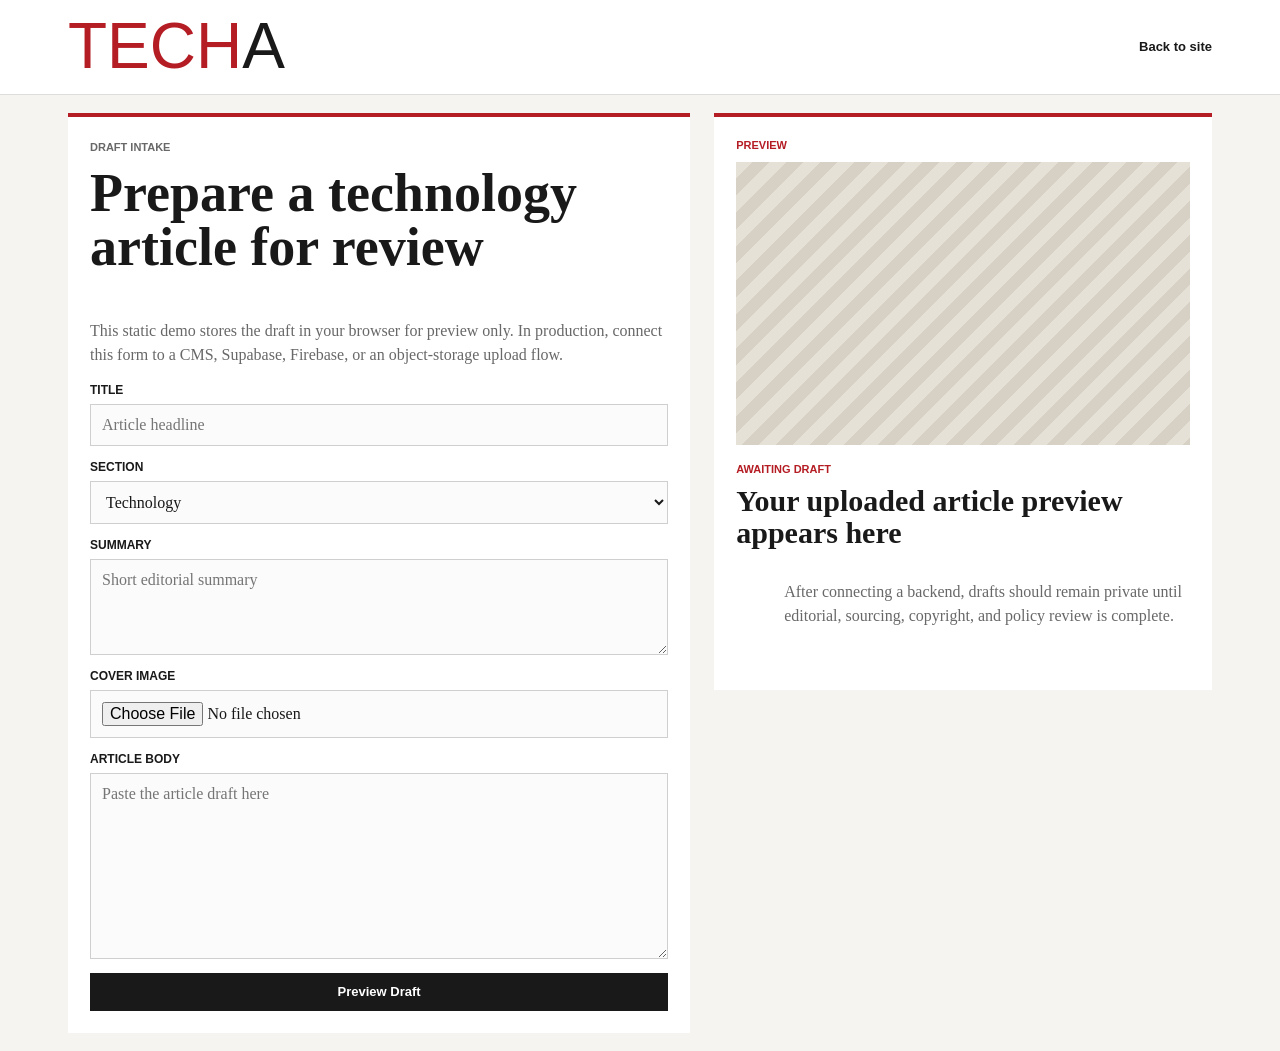
<file: admin.html>
<!doctype html>
<html lang="en">
  <head>
    <meta charset="utf-8" />
    <meta name="viewport" content="width=device-width, initial-scale=1" />
    <title>Draft Upload - Tech A</title>
    <!-- Google tag (gtag.js) -->
    <script async src="https://www.googletagmanager.com/gtag/js?id=G-KLRVYZLVB2"></script>
    <script>
      window.dataLayer = window.dataLayer || [];
      function gtag(){dataLayer.push(arguments);}
      gtag("js", new Date());
      gtag("config", "G-KLRVYZLVB2");
    </script>
    <link rel="stylesheet" href="./styles.css" />
  </head>
  <body>
    <header class="site-header simple">
      <div class="brand-row">
        <a class="brand" href="./index.html"><span>Tech</span>A</a>
        <a class="back-link" href="./index.html">Back to site</a>
      </div>
    </header>

    <main class="admin-shell">
      <section class="editor-panel">
        <div>
          <p class="eyebrow">Draft intake</p>
          <h1>Prepare a technology article for review</h1>
          <p>
            This static demo stores the draft in your browser for preview only.
            In production, connect this form to a CMS, Supabase, Firebase, or an
            object-storage upload flow.
          </p>
        </div>

        <form id="draftForm" class="draft-form">
          <label>
            Title
            <input name="title" required placeholder="Article headline" />
          </label>
          <label>
            Section
            <select name="section">
              <option>Technology</option>
              <option>AI</option>
              <option>Chips</option>
              <option>Software</option>
            </select>
          </label>
          <label>
            Summary
            <textarea
              name="summary"
              rows="4"
              required
              placeholder="Short editorial summary"
            ></textarea>
          </label>
          <label>
            Cover image
            <input name="image" type="file" accept="image/*" />
          </label>
          <label>
            Article body
            <textarea
              name="body"
              rows="9"
              placeholder="Paste the article draft here"
            ></textarea>
          </label>
          <button type="submit">Preview Draft</button>
        </form>
      </section>

      <aside class="preview-panel" aria-live="polite">
        <p class="eyebrow">Preview</p>
        <article id="draftPreview" class="draft-preview">
          <div class="placeholder-image"></div>
          <span>Awaiting draft</span>
          <h2>Your uploaded article preview appears here</h2>
          <p>
            After connecting a backend, drafts should remain private until
            editorial, sourcing, copyright, and policy review is complete.
          </p>
        </article>
      </aside>
    </main>

    <script src="./admin.js"></script>
  </body>
</html>
</file>
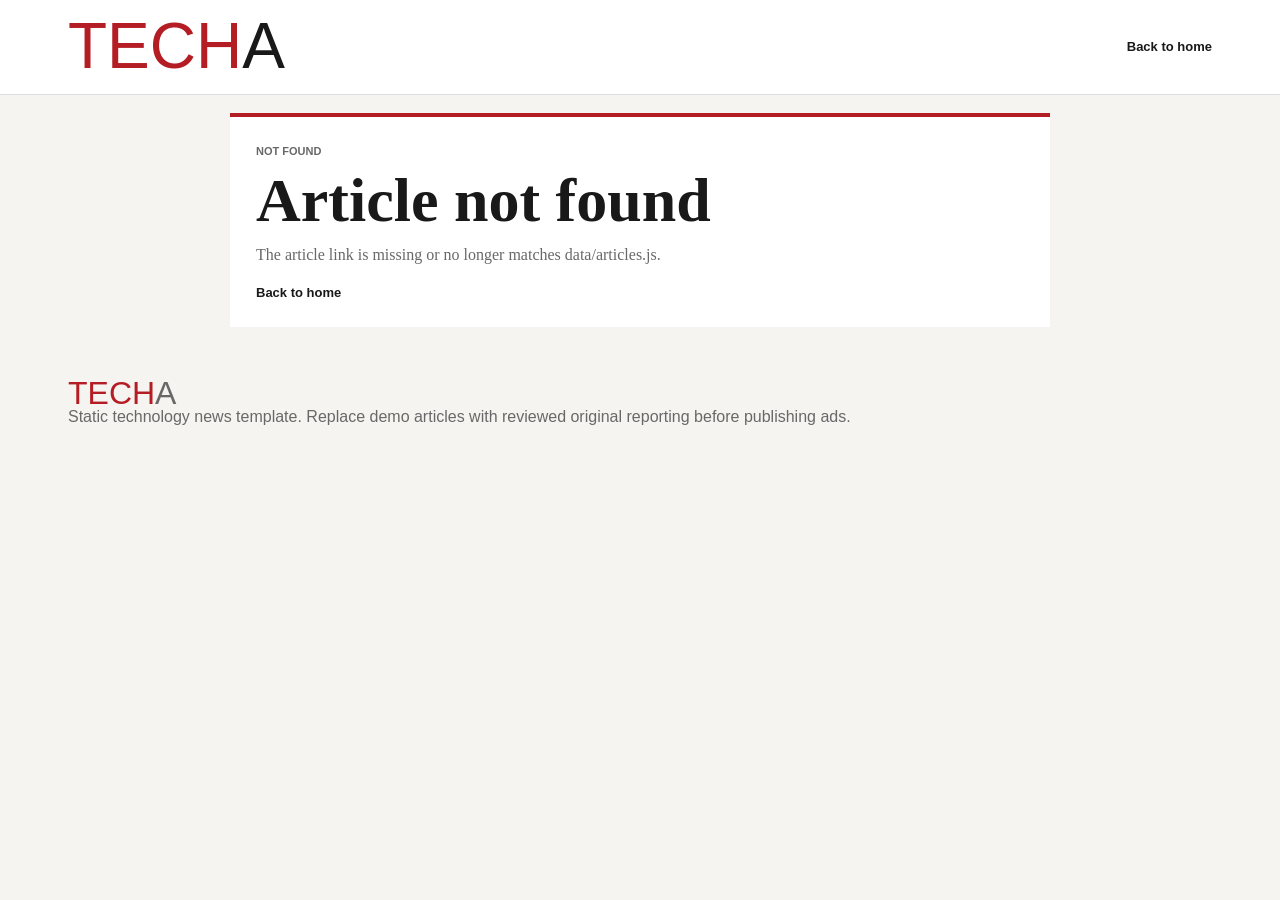
<file: article.html>
<!doctype html>
<html lang="en">
  <head>
    <meta charset="utf-8" />
    <meta name="viewport" content="width=device-width, initial-scale=1" />
    <title>Article - Tech A</title>
    <meta
      name="description"
      content="Read technology, AI, chips, software, and startup analysis from Tech A."
    />
    <!-- Google tag (gtag.js) -->
    <script async src="https://www.googletagmanager.com/gtag/js?id=G-KLRVYZLVB2"></script>
    <script>
      window.dataLayer = window.dataLayer || [];
      function gtag(){dataLayer.push(arguments);}
      gtag("js", new Date());
      gtag("config", "G-KLRVYZLVB2");
    </script>
    <script
      async
      src="https://pagead2.googlesyndication.com/pagead/js/adsbygoogle.js?client=ca-pub-3447911729170018"
      crossorigin="anonymous"
    ></script>
    <link rel="stylesheet" href="./styles.css" />
  </head>
  <body>
    <header class="site-header simple">
      <div class="brand-row">
        <a class="brand" href="./index.html" aria-label="Tech A home">
          <span>Tech</span>A
        </a>
        <a class="back-link" href="./index.html">Back to home</a>
      </div>
    </header>

    <main>
      <article class="article-page" id="articlePage">
        <p class="meta">Loading article...</p>
      </article>
    </main>

    <footer class="site-footer">
      <div class="brand small"><span>Tech</span>A</div>
      <p>
        Static technology news template. Replace demo articles with reviewed
        original reporting before publishing ads.
      </p>
    </footer>

    <script src="./data/articles.js"></script>
    <script src="./article.js"></script>
  </body>
</html>
</file>
<file: styles.css>
:root {
  --ink: #191919;
  --muted: #686868;
  --line: #dddddd;
  --paper: #ffffff;
  --wash: #f5f4f1;
  --accent: #b51d24;
  --accent-dark: #7b1116;
  --navy: #10283f;
  --gold: #c7a351;
  --max: 1180px;
}

* {
  box-sizing: border-box;
}

body {
  margin: 0;
  background: var(--wash);
  color: var(--ink);
  font-family: Georgia, "Times New Roman", serif;
  overflow-x: hidden;
}

a {
  color: inherit;
  text-decoration: none;
}

img {
  display: block;
  width: 100%;
  object-fit: cover;
}

.site-header {
  background: var(--paper);
  border-bottom: 1px solid var(--line);
}

.top-strip,
.brand-row,
.channel-nav,
main,
.site-footer {
  max-width: var(--max);
  margin: 0 auto;
}

.top-strip {
  display: flex;
  justify-content: space-between;
  gap: 16px;
  padding: 8px 18px;
  color: var(--muted);
  font-family: "Trebuchet MS", sans-serif;
  font-size: 12px;
}

.top-strip nav,
.header-actions {
  display: flex;
  gap: 16px;
  align-items: center;
}

.brand-row {
  display: grid;
  grid-template-columns: 44px 1fr auto;
  align-items: center;
  padding: 18px;
  gap: 16px;
}

.brand {
  justify-self: center;
  font-family: Impact, Haettenschweiler, "Arial Narrow Bold", sans-serif;
  font-size: clamp(34px, 7vw, 64px);
  line-height: 0.9;
  letter-spacing: 0;
  text-transform: uppercase;
}

.brand span {
  color: var(--accent);
}

.brand.small {
  justify-self: start;
  font-size: 32px;
}

.icon-button,
.search-button,
.draft-form button {
  border: 1px solid var(--ink);
  background: var(--ink);
  color: var(--paper);
  min-height: 38px;
  padding: 0 14px;
  font: 700 13px "Trebuchet MS", sans-serif;
  cursor: pointer;
}

.icon-button {
  width: 38px;
  padding: 0;
}

.header-actions {
  font: 700 13px "Trebuchet MS", sans-serif;
}

.channel-nav {
  display: flex;
  gap: 2px;
  overflow-x: auto;
  scrollbar-width: none;
  padding: 0 18px 12px;
  font: 700 13px "Trebuchet MS", sans-serif;
}

.channel-nav::-webkit-scrollbar {
  display: none;
}

.channel-nav a {
  border: 1px solid var(--line);
  background: #fafafa;
  padding: 9px 12px;
  white-space: nowrap;
}

main {
  padding: 18px;
}

.ticker {
  display: grid;
  grid-template-columns: auto 1fr;
  gap: 12px;
  align-items: center;
  margin: 16px 0;
  border-top: 3px solid var(--accent);
  border-bottom: 1px solid var(--line);
  background: var(--paper);
  padding: 10px 12px;
  font-family: "Trebuchet MS", sans-serif;
}

.ticker strong {
  color: var(--accent);
  text-transform: uppercase;
}

#tickerItems {
  display: flex;
  gap: 22px;
  overflow-x: auto;
  scrollbar-width: none;
  white-space: nowrap;
  font-size: 13px;
}

#tickerItems::-webkit-scrollbar {
  display: none;
}

.news-grid {
  display: grid;
  grid-template-columns: 0.85fr 1.45fr 0.9fr;
  gap: 18px;
  align-items: start;
}

.side-column,
.card-grid,
.quick-list {
  display: grid;
  gap: 14px;
}

.small-story,
.news-card {
  background: var(--paper);
  border-bottom: 1px solid var(--line);
}

.story-link {
  display: block;
}

.story-link:hover h1,
.story-link:hover h3,
.rail-card a:hover,
#tickerItems a:hover,
.article-body a:hover {
  color: var(--accent-dark);
}

.story-link:focus-visible,
.rail-card a:focus-visible,
#tickerItems a:focus-visible,
.back-link:focus-visible {
  outline: 2px solid var(--accent);
  outline-offset: 3px;
}

.small-story {
  display: grid;
  grid-template-columns: 112px 1fr;
  gap: 12px;
  padding-bottom: 14px;
}

.small-story img {
  aspect-ratio: 4 / 3;
}

.small-story span,
.news-card span,
.lead-copy span,
.video-feature span,
.quick-list span,
.eyebrow,
.draft-preview span {
  color: var(--accent);
  font: 800 11px "Trebuchet MS", sans-serif;
  letter-spacing: 0;
  text-transform: uppercase;
}

h1,
h2,
h3,
p {
  margin-top: 0;
}

.small-story h3,
.news-card h3,
.quick-list h3 {
  margin-bottom: 8px;
  font-size: 18px;
  line-height: 1.15;
}

.meta {
  margin: 0;
  color: var(--muted);
  font: 12px "Trebuchet MS", sans-serif;
}

.lead-story {
  background: var(--paper);
  border-bottom: 4px solid var(--ink);
}

.lead-story img {
  aspect-ratio: 16 / 10;
}

.lead-copy {
  padding: 16px 0 4px;
}

.lead-copy h1 {
  margin: 7px 0 10px;
  font-size: clamp(34px, 5vw, 56px);
  line-height: 0.98;
}

.lead-copy p {
  color: #3f3f3f;
  font-size: 18px;
  line-height: 1.45;
}

.rail-card {
  background: var(--paper);
  border-top: 4px solid var(--navy);
  padding: 14px;
}

.rail-card h2 {
  font: 800 18px "Trebuchet MS", sans-serif;
  text-transform: uppercase;
}

.rail-card ol {
  margin: 0;
  padding-left: 22px;
}

.rail-card li {
  padding: 10px 0;
  border-top: 1px solid var(--line);
  font-weight: 700;
  line-height: 1.2;
}

.subscribe-card {
  margin-top: 14px;
  border-top-color: var(--gold);
}

.subscribe-card p {
  color: var(--muted);
  line-height: 1.45;
}

.section-block,
.split-band {
  margin-top: 28px;
  background: var(--paper);
  border-top: 4px solid var(--accent);
  padding: 16px;
}

.section-heading {
  display: flex;
  justify-content: space-between;
  align-items: end;
  gap: 14px;
  margin-bottom: 14px;
  border-bottom: 1px solid var(--line);
}

.section-heading h2 {
  margin-bottom: 9px;
  font-size: 28px;
}

.section-heading a {
  margin-bottom: 12px;
  color: var(--accent-dark);
  font: 700 13px "Trebuchet MS", sans-serif;
}

.card-grid {
  grid-template-columns: repeat(3, 1fr);
}

.news-card img {
  aspect-ratio: 16 / 10;
}

.news-card div {
  padding-top: 10px;
}

.news-card p {
  color: var(--muted);
  line-height: 1.4;
}

.split-band {
  display: grid;
  grid-template-columns: 1.25fr 0.75fr;
  gap: 24px;
  border-top-color: var(--navy);
}

.section-heading.compact h2 {
  font-size: 24px;
}

.video-feature {
  display: grid;
  grid-template-columns: 1.1fr 0.9fr;
  gap: 16px;
  align-items: center;
}

.video-feature img {
  aspect-ratio: 16 / 9;
}

.video-feature h3 {
  font-size: 28px;
  line-height: 1.08;
  margin: 8px 0;
}

.video-feature p,
.quick-list article,
.quick-story {
  color: var(--muted);
  line-height: 1.45;
}

.quick-list article,
.quick-story {
  border-bottom: 1px solid var(--line);
}

.quick-list h3 {
  color: var(--ink);
}

.site-footer {
  padding: 34px 18px 42px;
  color: var(--muted);
  font-family: "Trebuchet MS", sans-serif;
}

.site-header.simple .brand-row {
  grid-template-columns: 1fr auto;
}

.site-header.simple .brand {
  justify-self: start;
}

.back-link {
  font: 700 13px "Trebuchet MS", sans-serif;
}

.article-page {
  max-width: 820px;
  margin: 0 auto;
  background: var(--paper);
  padding: 26px;
  border-top: 4px solid var(--accent);
}

.article-hero h1,
.article-missing h1 {
  margin: 8px 0 12px;
  font-size: clamp(38px, 6vw, 62px);
  line-height: 0.98;
}

.article-summary {
  color: #3f3f3f;
  font-size: 20px;
  line-height: 1.45;
}

.article-hero img {
  aspect-ratio: 16 / 9;
  margin: 22px 0 28px;
  background: #e6e1d6;
}

.article-body {
  font-size: 19px;
  line-height: 1.68;
}

.article-body h1 {
  display: none;
}

.article-body h2 {
  margin: 34px 0 10px;
  font-size: 30px;
  line-height: 1.12;
}

.article-body h3 {
  margin: 26px 0 9px;
  font-size: 23px;
  line-height: 1.18;
}

.article-body p,
.article-body ul,
.article-body blockquote {
  margin: 0 0 20px;
}

.article-body ul {
  padding-left: 24px;
}

.article-body a {
  color: var(--accent);
  text-decoration: underline;
}

.article-body blockquote {
  border-left: 4px solid var(--gold);
  padding-left: 16px;
  color: #4d4d4d;
}

.article-error,
.article-missing p {
  color: var(--muted);
  line-height: 1.5;
}

.admin-shell {
  display: grid;
  grid-template-columns: 1fr 0.8fr;
  gap: 24px;
  align-items: start;
}

.editor-panel,
.preview-panel {
  background: var(--paper);
  padding: 22px;
  border-top: 4px solid var(--accent);
}

.editor-panel h1 {
  font-size: clamp(34px, 5vw, 54px);
  line-height: 1;
}

.editor-panel p {
  color: var(--muted);
  line-height: 1.5;
}

.draft-form {
  display: grid;
  gap: 14px;
}

.draft-form label {
  display: grid;
  gap: 7px;
  font: 800 12px "Trebuchet MS", sans-serif;
  text-transform: uppercase;
}

.draft-form input,
.draft-form select,
.draft-form textarea {
  width: 100%;
  border: 1px solid #cfcfcf;
  padding: 11px;
  color: var(--ink);
  background: #fbfbfb;
  font: 16px Georgia, "Times New Roman", serif;
}

.draft-preview img,
.placeholder-image {
  aspect-ratio: 16 / 10;
  margin-bottom: 14px;
  background: repeating-linear-gradient(
    135deg,
    #e6e1d6,
    #e6e1d6 12px,
    #d7d1c5 12px,
    #d7d1c5 24px
  );
}

.draft-preview h2 {
  margin: 8px 0;
  font-size: 30px;
  line-height: 1.05;
}

.draft-preview p,
.draft-body {
  color: var(--muted);
  line-height: 1.5;
  white-space: pre-wrap;
}

@media (max-width: 900px) {
  .top-strip {
    display: none;
  }

  .brand-row {
    grid-template-columns: 38px 1fr auto;
    padding: 14px 12px 12px;
    gap: 10px;
  }

  .header-actions {
    gap: 10px;
    justify-content: end;
  }

  .news-grid,
  .card-grid,
  .split-band,
  .video-feature,
  .admin-shell {
    grid-template-columns: 1fr;
  }

  .lead-story {
    order: -1;
  }

  .lead-copy {
    padding: 14px 0 8px;
  }

  .lead-copy p {
    font-size: 16px;
  }

  .right-rail {
    display: grid;
    grid-template-columns: 1fr;
  }

  .card-grid {
    gap: 18px;
  }

  .news-card {
    display: grid;
    grid-template-columns: 150px 1fr;
    gap: 12px;
    padding-bottom: 14px;
  }

  .news-card img {
    aspect-ratio: 4 / 3;
  }

  .news-card div {
    padding-top: 0;
  }
}

@media (max-width: 560px) {
  .site-header {
    position: sticky;
    top: 0;
    z-index: 10;
    box-shadow: 0 1px 0 rgba(25, 25, 25, 0.08);
  }

  main {
    padding: 12px;
  }

  .brand-row {
    grid-template-columns: 34px minmax(0, 1fr) auto;
    padding: 10px 12px 8px;
  }

  .brand {
    justify-self: start;
    font-size: clamp(31px, 10vw, 38px);
  }

  .icon-button,
  .search-button,
  .draft-form button {
    min-height: 34px;
  }

  .icon-button {
    width: 34px;
  }

  .header-actions a {
    display: none;
  }

  .search-button {
    max-width: 76px;
    padding: 0 10px;
  }

  .channel-nav {
    padding: 0 12px 9px;
    gap: 6px;
  }

  .channel-nav a {
    padding: 8px 10px;
    border-radius: 999px;
    background: #f6f6f6;
  }

  .ticker {
    grid-template-columns: 1fr;
    gap: 7px;
    margin: 12px 0;
    padding: 9px 10px;
  }

  #tickerItems {
    gap: 18px;
    padding-bottom: 1px;
  }

  .lead-story {
    border-bottom-width: 3px;
  }

  .lead-story img {
    aspect-ratio: 4 / 3;
  }

  .small-story {
    grid-template-columns: 96px 1fr;
    gap: 10px;
    padding: 0 0 12px;
  }

  .small-story h3,
  .news-card h3 {
    font-size: 17px;
  }

  .lead-copy h1 {
    font-size: clamp(30px, 9vw, 34px);
    line-height: 1.03;
  }

  .rail-card {
    padding: 12px;
  }

  .section-heading {
    align-items: center;
  }

  .section-heading h2,
  .section-heading.compact h2 {
    font-size: 22px;
  }

  .news-card {
    grid-template-columns: 112px 1fr;
    gap: 10px;
  }

  .news-card p {
    display: none;
  }

  .video-feature h3 {
    font-size: 24px;
  }

  .admin-shell {
    padding: 12px;
  }

  .section-block,
  .split-band,
  .editor-panel,
  .preview-panel,
  .article-page {
    padding: 14px;
  }

  .article-hero h1,
  .article-missing h1 {
    font-size: clamp(30px, 9vw, 38px);
    line-height: 1.03;
  }

  .article-summary,
  .article-body {
    font-size: 17px;
  }

  .article-body h2 {
    font-size: 24px;
  }

  .site-header.simple .brand-row {
    grid-template-columns: 1fr auto;
  }

  .draft-form input,
  .draft-form select,
  .draft-form textarea {
    font-size: 16px;
  }
}
</file>
